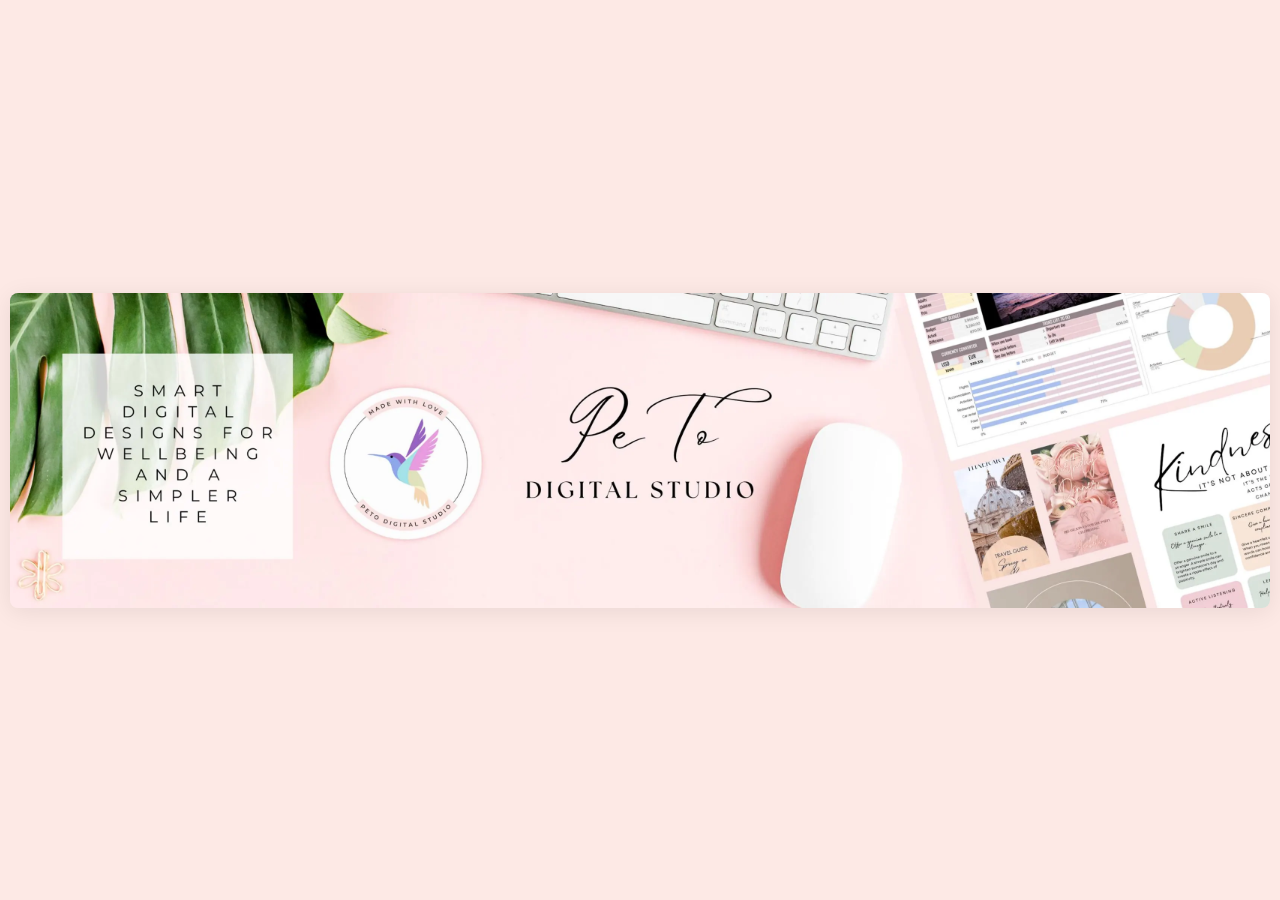
<file: index.html>
<!DOCTYPE html>
<html lang="en">
<head>
    <meta charset="UTF-8">
    <title>PeTo Digital Studio</title>
    <meta name="viewport" content="width=device-width, initial-scale=1.0">
    <link rel="stylesheet" href="style.css">
</head>
<body>
    <div class="banner-container"><a href="https://www.etsy.com/shop/PeToDigitalStudio">
        <img src="petodigitalstudio_banner.webp" alt="PeTo Digital Studio" class="responsive-banner">
    </a>
    </div>
</body>
</html>
</file>
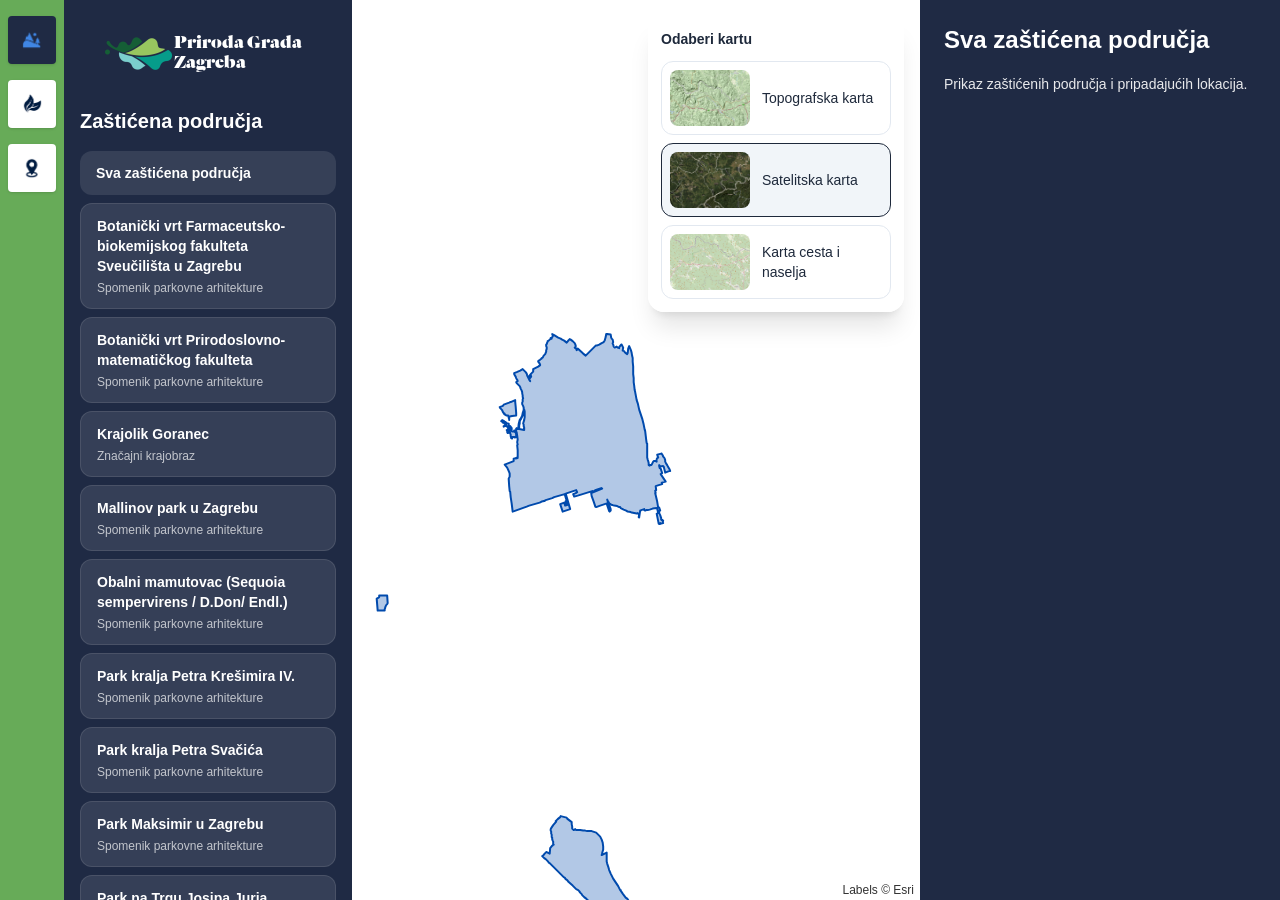
<file: maksimirmap-demo/index.html>
<!doctype html>
<html lang="en">
  <head>
    <meta charset="UTF-8" />
    <link rel="icon" type="image/svg+xml" href="/maksimirmap-demo/favicon.svg" />
    <meta name="viewport" content="width=device-width, initial-scale=1.0" />
	<link rel="preconnect" href="https://fonts.googleapis.com">
	<link rel="preconnect" href="https://fonts.gstatic.com" crossorigin>
	
	<link href="https://fonts.googleapis.com/css2?family=Raleway:wght@300;400;500;600;700&display=swap" rel="stylesheet">
    <title>Priroda Grada Zagreba Demo</title>
    <script type="module" crossorigin src="/maksimirmap-demo/assets/index-DquDeZJJ.js"></script>
    <link rel="stylesheet" crossorigin href="/maksimirmap-demo/assets/index-LtmxQVTc.css">
  </head>
  <body>
    <div id="root"></div>
  </body>
</html>
</file>
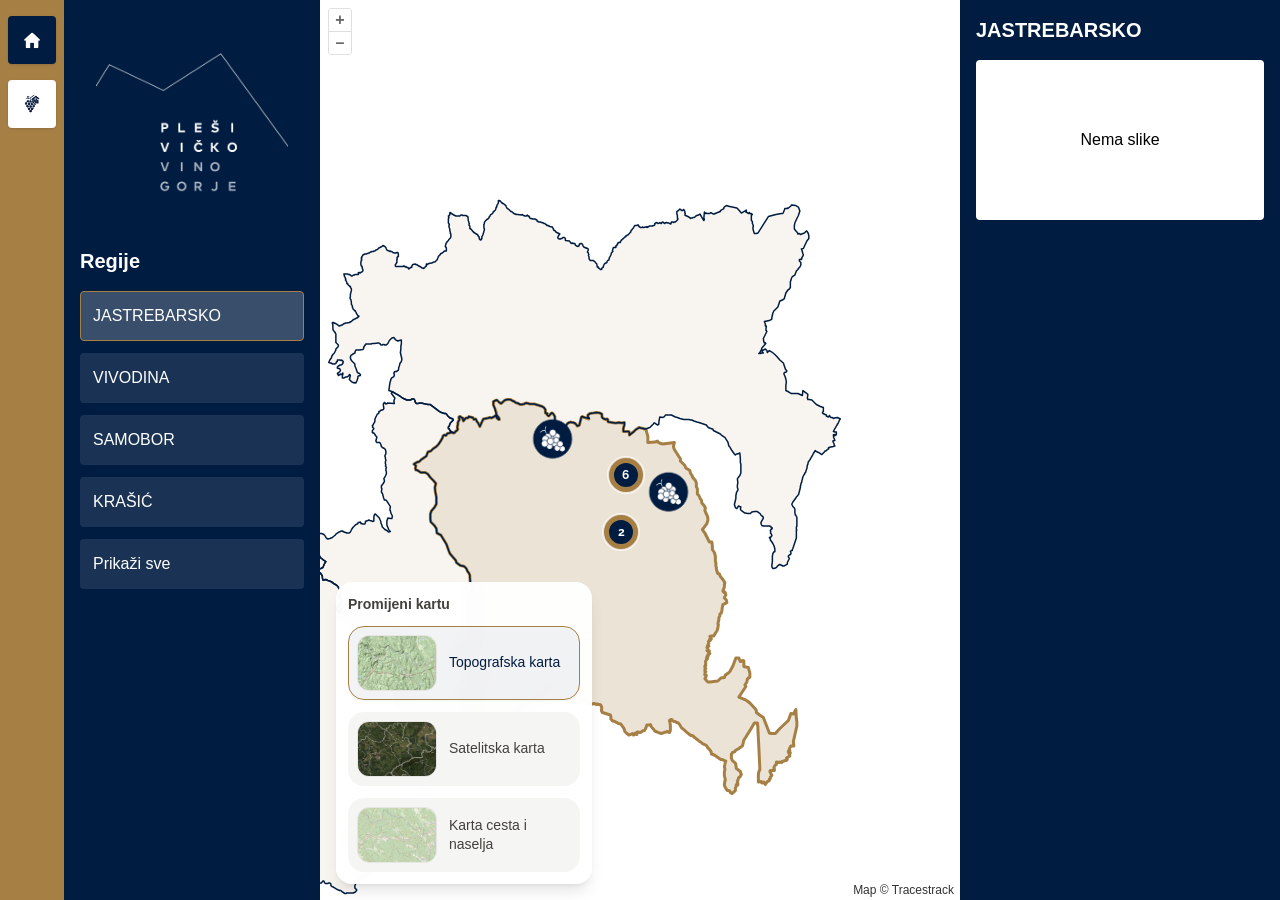
<file: plesivicamap-demo/index.html>
<!doctype html>
<html lang="en">
  <head>
    <meta charset="UTF-8" />
    <link rel="icon" type="image/svg+xml" href="/plesivicamap-demo/favicon.svg" />
    <meta name="viewport" content="width=device-width, initial-scale=1.0" />
	<link rel="preconnect" href="https://fonts.googleapis.com">
	<link rel="preconnect" href="https://fonts.gstatic.com" crossorigin>
	
	<link href="https://fonts.googleapis.com/css2?family=Raleway:wght@300;400;500;600;700&display=swap" rel="stylesheet">
    <title>plesivica-map</title>
    <script type="module" crossorigin src="/plesivicamap-demo/assets/index-DKHWfRhQ.js"></script>
    <link rel="stylesheet" crossorigin href="/plesivicamap-demo/assets/index-BZvoNe68.css">
  </head>
  <body>
    <div id="root"></div>
  </body>
</html>
</file>
<file: style.css>
body {
    margin: 0;
    background-color: #fde9e5;
    display: flex;
    justify-content: center;
    align-items: center;
    min-height: 100vh;
}

.banner-container {
    width: 100%;
    max-width: 2100px;
    padding: 10px;
    box-sizing: border-box;
}

.responsive-banner {
    width: 100%;
    height: auto;
    display: block;
    border-radius: 8px;
    box-shadow: 0 4px 24px rgba(0,0,0,0.08);
}
</file>
<file: maksimirmap-demo/assets/index-LtmxQVTc.css>
*,:before,:after,::backdrop{--tw-border-spacing-x:0;--tw-border-spacing-y:0;--tw-translate-x:0;--tw-translate-y:0;--tw-rotate:0;--tw-skew-x:0;--tw-skew-y:0;--tw-scale-x:1;--tw-scale-y:1;--tw-pan-x: ;--tw-pan-y: ;--tw-pinch-zoom: ;--tw-scroll-snap-strictness:proximity;--tw-gradient-from-position: ;--tw-gradient-via-position: ;--tw-gradient-to-position: ;--tw-ordinal: ;--tw-slashed-zero: ;--tw-numeric-figure: ;--tw-numeric-spacing: ;--tw-numeric-fraction: ;--tw-ring-inset: ;--tw-ring-offset-width:0px;--tw-ring-offset-color:#fff;--tw-ring-color:#3b82f680;--tw-ring-offset-shadow:0 0 #0000;--tw-ring-shadow:0 0 #0000;--tw-shadow:0 0 #0000;--tw-shadow-colored:0 0 #0000;--tw-blur: ;--tw-brightness: ;--tw-contrast: ;--tw-grayscale: ;--tw-hue-rotate: ;--tw-invert: ;--tw-saturate: ;--tw-sepia: ;--tw-drop-shadow: ;--tw-backdrop-blur: ;--tw-backdrop-brightness: ;--tw-backdrop-contrast: ;--tw-backdrop-grayscale: ;--tw-backdrop-hue-rotate: ;--tw-backdrop-invert: ;--tw-backdrop-opacity: ;--tw-backdrop-saturate: ;--tw-backdrop-sepia: ;--tw-contain-size: ;--tw-contain-layout: ;--tw-contain-paint: ;--tw-contain-style: }*,:before,:after{box-sizing:border-box;border:0 solid #e5e7eb}:before,:after{--tw-content:""}html,:host{-webkit-text-size-adjust:100%;tab-size:4;font-feature-settings:normal;font-variation-settings:normal;-webkit-tap-highlight-color:transparent;font-family:ui-sans-serif,system-ui,sans-serif,Apple Color Emoji,Segoe UI Emoji,Segoe UI Symbol,Noto Color Emoji;line-height:1.5}body{line-height:inherit;margin:0}hr{height:0;color:inherit;border-top-width:1px}abbr:where([title]){-webkit-text-decoration:underline dotted;text-decoration:underline dotted}h1,h2,h3,h4,h5,h6{font-size:inherit;font-weight:inherit}a{color:inherit;-webkit-text-decoration:inherit;text-decoration:inherit}b,strong{font-weight:bolder}code,kbd,samp,pre{font-feature-settings:normal;font-variation-settings:normal;font-family:ui-monospace,SFMono-Regular,Menlo,Monaco,Consolas,Liberation Mono,Courier New,monospace;font-size:1em}small{font-size:80%}sub,sup{vertical-align:baseline;font-size:75%;line-height:0;position:relative}sub{bottom:-.25em}sup{top:-.5em}table{text-indent:0;border-color:inherit;border-collapse:collapse}button,input,optgroup,select,textarea{font-feature-settings:inherit;font-variation-settings:inherit;font-family:inherit;font-size:100%;font-weight:inherit;line-height:inherit;letter-spacing:inherit;color:inherit;margin:0;padding:0}button,select{text-transform:none}button,input:where([type=button]),input:where([type=reset]),input:where([type=submit]){-webkit-appearance:button;background-color:#0000;background-image:none}:-moz-focusring{outline:auto}:-moz-ui-invalid{box-shadow:none}progress{vertical-align:baseline}::-webkit-inner-spin-button{height:auto}::-webkit-outer-spin-button{height:auto}[type=search]{-webkit-appearance:textfield;outline-offset:-2px}::-webkit-search-decoration{-webkit-appearance:none}::-webkit-file-upload-button{-webkit-appearance:button;font:inherit}summary{display:list-item}blockquote,dl,dd,h1,h2,h3,h4,h5,h6,hr,figure,p,pre{margin:0}fieldset{margin:0;padding:0}legend{padding:0}ol,ul,menu{margin:0;padding:0;list-style:none}dialog{padding:0}textarea{resize:vertical}input::-moz-placeholder{opacity:1;color:#9ca3af}textarea::-moz-placeholder{opacity:1;color:#9ca3af}input::placeholder,textarea::placeholder{opacity:1;color:#9ca3af}button,[role=button]{cursor:pointer}:disabled{cursor:default}img,svg,video,canvas,audio,iframe,embed,object{vertical-align:middle;display:block}img,video{max-width:100%;height:auto}[hidden]:where(:not([hidden=until-found])){display:none}.pointer-events-none{pointer-events:none}.visible{visibility:visible}.absolute{position:absolute}.relative{position:relative}.inset-0{inset:0}.inset-x-0{left:0;right:0}.bottom-0{bottom:0}.bottom-4{bottom:1rem}.bottom-\[300px\]{bottom:300px}.left-0{left:0}.left-3{left:.75rem}.left-4{left:1rem}.right-3{right:.75rem}.right-4{right:1rem}.top-0{top:0}.top-1\/2{top:50%}.top-4{top:1rem}.z-20{z-index:20}.z-30{z-index:30}.z-40{z-index:40}.mx-auto{margin-left:auto;margin-right:auto}.mb-3{margin-bottom:.75rem}.mb-4{margin-bottom:1rem}.mb-5{margin-bottom:1.25rem}.ml-3{margin-left:.75rem}.mt-1{margin-top:.25rem}.mt-3{margin-top:.75rem}.block{display:block}.flex{display:flex}.hidden{display:none}.h-1\.5{height:.375rem}.h-12{height:3rem}.h-14{height:3.5rem}.h-2\.5{height:.625rem}.h-6{height:1.5rem}.h-64{height:16rem}.h-full{height:100%}.h-screen{height:100vh}.max-h-16{max-height:4rem}.max-h-24{max-height:6rem}.max-h-\[calc\(100vh-140px\)\]{max-height:calc(100vh - 140px)}.max-h-\[calc\(72vh-48px\)\]{max-height:calc(72vh - 48px)}.w-12{width:3rem}.w-14{width:3.5rem}.w-16{width:4rem}.w-2\.5{width:.625rem}.w-20{width:5rem}.w-6{width:1.5rem}.w-64{width:16rem}.w-72{width:18rem}.w-\[360px\]{width:360px}.w-\[78vw\]{width:78vw}.w-full{width:100%}.min-w-0{min-width:0}.max-w-sm{max-width:24rem}.max-w-xs{max-width:20rem}.flex-1{flex:1}.shrink-0{flex-shrink:0}.-translate-x-full{--tw-translate-x:-100%;transform:translate(var(--tw-translate-x), var(--tw-translate-y)) rotate(var(--tw-rotate)) skewX(var(--tw-skew-x)) skewY(var(--tw-skew-y)) scaleX(var(--tw-scale-x)) scaleY(var(--tw-scale-y))}.-translate-y-1\/2{--tw-translate-y:-50%;transform:translate(var(--tw-translate-x), var(--tw-translate-y)) rotate(var(--tw-rotate)) skewX(var(--tw-skew-x)) skewY(var(--tw-skew-y)) scaleX(var(--tw-scale-x)) scaleY(var(--tw-scale-y))}.translate-x-0{--tw-translate-x:0px;transform:translate(var(--tw-translate-x), var(--tw-translate-y)) rotate(var(--tw-rotate)) skewX(var(--tw-skew-x)) skewY(var(--tw-skew-y)) scaleX(var(--tw-scale-x)) scaleY(var(--tw-scale-y))}.translate-y-0{--tw-translate-y:0px;transform:translate(var(--tw-translate-x), var(--tw-translate-y)) rotate(var(--tw-rotate)) skewX(var(--tw-skew-x)) skewY(var(--tw-skew-y)) scaleX(var(--tw-scale-x)) scaleY(var(--tw-scale-y))}.translate-y-full{--tw-translate-y:100%;transform:translate(var(--tw-translate-x), var(--tw-translate-y)) rotate(var(--tw-rotate)) skewX(var(--tw-skew-x)) skewY(var(--tw-skew-y)) scaleX(var(--tw-scale-x)) scaleY(var(--tw-scale-y))}.transform{transform:translate(var(--tw-translate-x), var(--tw-translate-y)) rotate(var(--tw-rotate)) skewX(var(--tw-skew-x)) skewY(var(--tw-skew-y)) scaleX(var(--tw-scale-x)) scaleY(var(--tw-scale-y))}.flex-col{flex-direction:column}.items-center{align-items:center}.justify-center{justify-content:center}.justify-between{justify-content:space-between}.gap-2{gap:.5rem}.gap-3{gap:.75rem}.gap-4{gap:1rem}.space-y-2>:not([hidden])~:not([hidden]){--tw-space-y-reverse:0;margin-top:calc(.5rem * calc(1 - var(--tw-space-y-reverse)));margin-bottom:calc(.5rem * var(--tw-space-y-reverse))}.space-y-3>:not([hidden])~:not([hidden]){--tw-space-y-reverse:0;margin-top:calc(.75rem * calc(1 - var(--tw-space-y-reverse)));margin-bottom:calc(.75rem * var(--tw-space-y-reverse))}.overflow-hidden{overflow:hidden}.overflow-y-auto{overflow-y:auto}.whitespace-pre-line{white-space:pre-line}.rounded{border-radius:.25rem}.rounded-2xl{border-radius:1rem}.rounded-full{border-radius:9999px}.rounded-lg{border-radius:.5rem}.rounded-xl{border-radius:.75rem}.rounded-t-\[28px\]{border-top-left-radius:28px;border-top-right-radius:28px}.border{border-width:1px}.border-\[\#A67F45\]{--tw-border-opacity:1;border-color:rgb(166 127 69/var(--tw-border-opacity,1))}.border-slate-200{--tw-border-opacity:1;border-color:rgb(226 232 240/var(--tw-border-opacity,1))}.border-slate-800{--tw-border-opacity:1;border-color:rgb(30 41 59/var(--tw-border-opacity,1))}.border-stone-200{--tw-border-opacity:1;border-color:rgb(231 229 228/var(--tw-border-opacity,1))}.border-transparent{border-color:#0000}.border-white\/10{border-color:#ffffff1a}.border-white\/20{border-color:#fff3}.border-white\/30{border-color:#ffffff4d}.border-white\/50{border-color:#ffffff80}.bg-\[\#001C41\]\/5{background-color:#001c410d}.bg-black\/40{background-color:#0006}.bg-black\/45{background-color:#00000073}.bg-slate-100{--tw-bg-opacity:1;background-color:rgb(241 245 249/var(--tw-bg-opacity,1))}.bg-slate-900\/90{background-color:#0f172ae6}.bg-stone-100{--tw-bg-opacity:1;background-color:rgb(245 245 244/var(--tw-bg-opacity,1))}.bg-stone-200{--tw-bg-opacity:1;background-color:rgb(231 229 228/var(--tw-bg-opacity,1))}.bg-white{--tw-bg-opacity:1;background-color:rgb(255 255 255/var(--tw-bg-opacity,1))}.bg-white\/10{background-color:#ffffff1a}.bg-white\/20{background-color:#fff3}.bg-white\/30{background-color:#ffffff4d}.bg-white\/35{background-color:#ffffff59}.bg-white\/95{background-color:#fffffff2}.object-contain{-o-object-fit:contain;object-fit:contain}.object-cover{-o-object-fit:cover;object-fit:cover}.p-2{padding:.5rem}.p-3{padding:.75rem}.p-4{padding:1rem}.p-6{padding:1.5rem}.px-3{padding-left:.75rem;padding-right:.75rem}.px-4{padding-left:1rem;padding-right:1rem}.py-1{padding-top:.25rem;padding-bottom:.25rem}.py-2{padding-top:.5rem;padding-bottom:.5rem}.py-3{padding-top:.75rem;padding-bottom:.75rem}.py-4{padding-top:1rem;padding-bottom:1rem}.pr-1{padding-right:.25rem}.text-left{text-align:left}.text-2xl{font-size:1.5rem;line-height:2rem}.text-sm{font-size:.875rem;line-height:1.25rem}.text-xl{font-size:1.25rem;line-height:1.75rem}.text-xs{font-size:.75rem;line-height:1rem}.font-bold{font-weight:700}.font-medium{font-weight:500}.font-semibold{font-weight:600}.leading-6{line-height:1.5rem}.leading-snug{line-height:1.375}.text-\[\#001C41\]{--tw-text-opacity:1;color:rgb(0 28 65/var(--tw-text-opacity,1))}.text-slate-500{--tw-text-opacity:1;color:rgb(100 116 139/var(--tw-text-opacity,1))}.text-slate-800{--tw-text-opacity:1;color:rgb(30 41 59/var(--tw-text-opacity,1))}.text-stone-600{--tw-text-opacity:1;color:rgb(87 83 78/var(--tw-text-opacity,1))}.text-stone-700{--tw-text-opacity:1;color:rgb(68 64 60/var(--tw-text-opacity,1))}.text-stone-900{--tw-text-opacity:1;color:rgb(28 25 23/var(--tw-text-opacity,1))}.text-white{--tw-text-opacity:1;color:rgb(255 255 255/var(--tw-text-opacity,1))}.text-white\/70{color:#ffffffb3}.text-white\/80{color:#fffc}.text-white\/85{color:#ffffffd9}.text-white\/90{color:#ffffffe6}.underline{text-decoration-line:underline}.underline-offset-2{text-underline-offset:2px}.shadow{--tw-shadow:0 1px 3px 0 #0000001a, 0 1px 2px -1px #0000001a;--tw-shadow-colored:0 1px 3px 0 var(--tw-shadow-color), 0 1px 2px -1px var(--tw-shadow-color);box-shadow:var(--tw-ring-offset-shadow,0 0 #0000), var(--tw-ring-shadow,0 0 #0000), var(--tw-shadow)}.shadow-2xl{--tw-shadow:0 25px 50px -12px #00000040;--tw-shadow-colored:0 25px 50px -12px var(--tw-shadow-color);box-shadow:var(--tw-ring-offset-shadow,0 0 #0000), var(--tw-ring-shadow,0 0 #0000), var(--tw-shadow)}.shadow-lg{--tw-shadow:0 10px 15px -3px #0000001a, 0 4px 6px -4px #0000001a;--tw-shadow-colored:0 10px 15px -3px var(--tw-shadow-color), 0 4px 6px -4px var(--tw-shadow-color);box-shadow:var(--tw-ring-offset-shadow,0 0 #0000), var(--tw-ring-shadow,0 0 #0000), var(--tw-shadow)}.shadow-sm{--tw-shadow:0 1px 2px 0 #0000000d;--tw-shadow-colored:0 1px 2px 0 var(--tw-shadow-color);box-shadow:var(--tw-ring-offset-shadow,0 0 #0000), var(--tw-ring-shadow,0 0 #0000), var(--tw-shadow)}.shadow-xl{--tw-shadow:0 20px 25px -5px #0000001a, 0 8px 10px -6px #0000001a;--tw-shadow-colored:0 20px 25px -5px var(--tw-shadow-color), 0 8px 10px -6px var(--tw-shadow-color);box-shadow:var(--tw-ring-offset-shadow,0 0 #0000), var(--tw-ring-shadow,0 0 #0000), var(--tw-shadow)}.filter{filter:var(--tw-blur) var(--tw-brightness) var(--tw-contrast) var(--tw-grayscale) var(--tw-hue-rotate) var(--tw-invert) var(--tw-saturate) var(--tw-sepia) var(--tw-drop-shadow)}.backdrop-blur{--tw-backdrop-blur:blur(8px);-webkit-backdrop-filter:var(--tw-backdrop-blur) var(--tw-backdrop-brightness) var(--tw-backdrop-contrast) var(--tw-backdrop-grayscale) var(--tw-backdrop-hue-rotate) var(--tw-backdrop-invert) var(--tw-backdrop-opacity) var(--tw-backdrop-saturate) var(--tw-backdrop-sepia);backdrop-filter:var(--tw-backdrop-blur) var(--tw-backdrop-brightness) var(--tw-backdrop-contrast) var(--tw-backdrop-grayscale) var(--tw-backdrop-hue-rotate) var(--tw-backdrop-invert) var(--tw-backdrop-opacity) var(--tw-backdrop-saturate) var(--tw-backdrop-sepia)}.transition{transition-property:color,background-color,border-color,text-decoration-color,fill,stroke,opacity,box-shadow,transform,filter,-webkit-backdrop-filter,backdrop-filter;transition-duration:.15s;transition-timing-function:cubic-bezier(.4,0,.2,1)}.transition-all{transition-property:all;transition-duration:.15s;transition-timing-function:cubic-bezier(.4,0,.2,1)}.transition-transform{transition-property:transform;transition-duration:.15s;transition-timing-function:cubic-bezier(.4,0,.2,1)}.duration-300{transition-duration:.3s}html,body,#root{width:100%;min-height:100%;margin:0;padding:0;font-family:Arial,sans-serif}*{box-sizing:border-box}body{margin:0;font-family:Raleway,sans-serif}.hover\:scale-105:hover{--tw-scale-x:1.05;--tw-scale-y:1.05;transform:translate(var(--tw-translate-x), var(--tw-translate-y)) rotate(var(--tw-rotate)) skewX(var(--tw-skew-x)) skewY(var(--tw-skew-y)) scaleX(var(--tw-scale-x)) scaleY(var(--tw-scale-y))}.hover\:bg-slate-50:hover{--tw-bg-opacity:1;background-color:rgb(248 250 252/var(--tw-bg-opacity,1))}.hover\:bg-stone-200:hover{--tw-bg-opacity:1;background-color:rgb(231 229 228/var(--tw-bg-opacity,1))}.hover\:bg-white\/20:hover{background-color:#fff3}.hover\:opacity-80:hover{opacity:.8}@media (width>=640px){.sm\:bottom-\[320px\]{bottom:320px}}@media (width>=1024px){.lg\:bottom-4{bottom:1rem}.lg\:block{display:block}.lg\:flex{display:flex}.lg\:hidden{display:none}}:root,:host{--ol-background-color:white;--ol-accent-background-color:#f5f5f5;--ol-subtle-background-color:#80808040;--ol-partial-background-color:#ffffffbf;--ol-foreground-color:#333;--ol-subtle-foreground-color:#666;--ol-brand-color:#0af}.ol-box{box-sizing:border-box;border:1.5px solid var(--ol-background-color);background-color:var(--ol-partial-background-color);border-radius:2px}.ol-mouse-position{position:absolute;top:8px;right:8px}.ol-scale-line{background:var(--ol-partial-background-color);border-radius:4px;padding:2px;position:absolute;bottom:8px;left:8px}.ol-scale-line-inner{border:1px solid var(--ol-subtle-foreground-color);color:var(--ol-foreground-color);text-align:center;will-change:contents, width;border-top:none;margin:1px;font-size:10px;transition:all .25s}.ol-scale-bar{position:absolute;bottom:8px;left:8px}.ol-scale-bar-inner{display:flex}.ol-scale-step-marker{background-color:var(--ol-foreground-color);float:right;z-index:10;width:1px;height:15px}.ol-scale-step-text{z-index:11;color:var(--ol-foreground-color);text-shadow:-1.5px 0 var(--ol-partial-background-color), 0 1.5px var(--ol-partial-background-color), 1.5px 0 var(--ol-partial-background-color), 0 -1.5px var(--ol-partial-background-color);font-size:10px;position:absolute;bottom:-5px}.ol-scale-text{text-align:center;color:var(--ol-foreground-color);text-shadow:-1.5px 0 var(--ol-partial-background-color), 0 1.5px var(--ol-partial-background-color), 1.5px 0 var(--ol-partial-background-color), 0 -1.5px var(--ol-partial-background-color);font-size:12px;position:absolute;bottom:25px}.ol-scale-singlebar{z-index:9;box-sizing:border-box;border:1px solid var(--ol-foreground-color);height:10px;position:relative}.ol-scale-singlebar-even{background-color:var(--ol-subtle-foreground-color)}.ol-scale-singlebar-odd{background-color:var(--ol-background-color)}.ol-unsupported{display:none}.ol-viewport,.ol-unselectable{-webkit-touch-callout:none;-webkit-user-select:none;user-select:none;-webkit-tap-highlight-color:transparent}.ol-viewport canvas{all:unset;overflow:hidden}.ol-viewport{touch-action:pan-x pan-y}.ol-selectable{-webkit-touch-callout:default;-webkit-user-select:text;user-select:text}.ol-grabbing{cursor:grabbing}.ol-grab{cursor:move;cursor:grab}.ol-control{background-color:var(--ol-subtle-background-color);border-radius:4px;position:absolute}.ol-zoom{top:.5em;left:.5em}.ol-rotate{transition:opacity .25s linear,visibility linear;top:.5em;right:.5em}.ol-rotate.ol-hidden{opacity:0;visibility:hidden;transition:opacity .25s linear,visibility 0s linear .25s}.ol-zoom-extent{top:4.643em;left:.5em}.ol-full-screen{top:.5em;right:.5em}.ol-control button{color:var(--ol-subtle-foreground-color);font-weight:700;font-size:inherit;text-align:center;background-color:var(--ol-background-color);border:none;border-radius:2px;width:1.375em;height:1.375em;margin:1px;padding:0;line-height:.4em;text-decoration:none;display:block}.ol-control button::-moz-focus-inner{border:none;padding:0}.ol-zoom-extent button{line-height:1.4em}.ol-compass{will-change:transform;font-weight:400;display:block}.ol-touch .ol-control button{font-size:1.5em}.ol-touch .ol-zoom-extent{top:5.5em}.ol-control button:hover,.ol-control button:focus{outline:1px solid var(--ol-subtle-foreground-color);color:var(--ol-foreground-color);text-decoration:none}.ol-zoom .ol-zoom-in{border-radius:2px 2px 0 0}.ol-zoom .ol-zoom-out{border-radius:0 0 2px 2px}.ol-attribution{text-align:right;flex-flow:row-reverse;align-items:center;max-width:calc(100% - 1.3em);display:flex;bottom:.5em;right:.5em}.ol-attribution a{color:var(--ol-subtle-foreground-color);text-decoration:none}.ol-attribution ul{color:var(--ol-foreground-color);text-shadow:0 0 2px var(--ol-background-color);margin:0;padding:1px .5em;font-size:12px}.ol-attribution li{list-style:none;display:inline}.ol-attribution li:not(:last-child):after{content:" "}.ol-attribution img{max-height:2em;max-width:inherit;vertical-align:middle}.ol-attribution button{flex-shrink:0}.ol-attribution.ol-collapsed ul{display:none}.ol-attribution:not(.ol-collapsed){background:var(--ol-partial-background-color)}.ol-attribution.ol-uncollapsible{border-radius:4px 0 0;bottom:0;right:0}.ol-attribution.ol-uncollapsible img{max-height:1.6em;margin-top:-.2em}.ol-attribution.ol-uncollapsible button{display:none}.ol-zoomslider{height:200px;top:4.5em;left:.5em}.ol-zoomslider button{height:10px;position:relative}.ol-touch .ol-zoomslider{top:5.5em}.ol-overviewmap{bottom:.5em;left:.5em}.ol-overviewmap.ol-uncollapsible{border-radius:0 4px 0 0;bottom:0;left:0}.ol-overviewmap .ol-overviewmap-map,.ol-overviewmap button{display:block}.ol-overviewmap .ol-overviewmap-map{border:1px solid var(--ol-subtle-foreground-color);width:150px;height:150px}.ol-overviewmap:not(.ol-collapsed) button{position:absolute;bottom:0;left:0}.ol-overviewmap.ol-collapsed .ol-overviewmap-map,.ol-overviewmap.ol-uncollapsible button{display:none}.ol-overviewmap:not(.ol-collapsed){background:var(--ol-subtle-background-color)}.ol-overviewmap-box{border:1.5px dotted var(--ol-subtle-foreground-color)}.ol-overviewmap .ol-overviewmap-box:hover{cursor:move}.ol-overviewmap .ol-viewport:hover{cursor:pointer}
</file>
<file: plesivicamap-demo/assets/index-BZvoNe68.css>
*,:before,:after,::backdrop{--tw-border-spacing-x:0;--tw-border-spacing-y:0;--tw-translate-x:0;--tw-translate-y:0;--tw-rotate:0;--tw-skew-x:0;--tw-skew-y:0;--tw-scale-x:1;--tw-scale-y:1;--tw-pan-x: ;--tw-pan-y: ;--tw-pinch-zoom: ;--tw-scroll-snap-strictness:proximity;--tw-gradient-from-position: ;--tw-gradient-via-position: ;--tw-gradient-to-position: ;--tw-ordinal: ;--tw-slashed-zero: ;--tw-numeric-figure: ;--tw-numeric-spacing: ;--tw-numeric-fraction: ;--tw-ring-inset: ;--tw-ring-offset-width:0px;--tw-ring-offset-color:#fff;--tw-ring-color:#3b82f680;--tw-ring-offset-shadow:0 0 #0000;--tw-ring-shadow:0 0 #0000;--tw-shadow:0 0 #0000;--tw-shadow-colored:0 0 #0000;--tw-blur: ;--tw-brightness: ;--tw-contrast: ;--tw-grayscale: ;--tw-hue-rotate: ;--tw-invert: ;--tw-saturate: ;--tw-sepia: ;--tw-drop-shadow: ;--tw-backdrop-blur: ;--tw-backdrop-brightness: ;--tw-backdrop-contrast: ;--tw-backdrop-grayscale: ;--tw-backdrop-hue-rotate: ;--tw-backdrop-invert: ;--tw-backdrop-opacity: ;--tw-backdrop-saturate: ;--tw-backdrop-sepia: ;--tw-contain-size: ;--tw-contain-layout: ;--tw-contain-paint: ;--tw-contain-style: }*,:before,:after{box-sizing:border-box;border:0 solid #e5e7eb}:before,:after{--tw-content:""}html,:host{-webkit-text-size-adjust:100%;tab-size:4;font-feature-settings:normal;font-variation-settings:normal;-webkit-tap-highlight-color:transparent;font-family:ui-sans-serif,system-ui,sans-serif,Apple Color Emoji,Segoe UI Emoji,Segoe UI Symbol,Noto Color Emoji;line-height:1.5}body{line-height:inherit;margin:0}hr{height:0;color:inherit;border-top-width:1px}abbr:where([title]){-webkit-text-decoration:underline dotted;text-decoration:underline dotted}h1,h2,h3,h4,h5,h6{font-size:inherit;font-weight:inherit}a{color:inherit;-webkit-text-decoration:inherit;text-decoration:inherit}b,strong{font-weight:bolder}code,kbd,samp,pre{font-feature-settings:normal;font-variation-settings:normal;font-family:ui-monospace,SFMono-Regular,Menlo,Monaco,Consolas,Liberation Mono,Courier New,monospace;font-size:1em}small{font-size:80%}sub,sup{vertical-align:baseline;font-size:75%;line-height:0;position:relative}sub{bottom:-.25em}sup{top:-.5em}table{text-indent:0;border-color:inherit;border-collapse:collapse}button,input,optgroup,select,textarea{font-feature-settings:inherit;font-variation-settings:inherit;font-family:inherit;font-size:100%;font-weight:inherit;line-height:inherit;letter-spacing:inherit;color:inherit;margin:0;padding:0}button,select{text-transform:none}button,input:where([type=button]),input:where([type=reset]),input:where([type=submit]){-webkit-appearance:button;background-color:#0000;background-image:none}:-moz-focusring{outline:auto}:-moz-ui-invalid{box-shadow:none}progress{vertical-align:baseline}::-webkit-inner-spin-button{height:auto}::-webkit-outer-spin-button{height:auto}[type=search]{-webkit-appearance:textfield;outline-offset:-2px}::-webkit-search-decoration{-webkit-appearance:none}::-webkit-file-upload-button{-webkit-appearance:button;font:inherit}summary{display:list-item}blockquote,dl,dd,h1,h2,h3,h4,h5,h6,hr,figure,p,pre{margin:0}fieldset{margin:0;padding:0}legend{padding:0}ol,ul,menu{margin:0;padding:0;list-style:none}dialog{padding:0}textarea{resize:vertical}input::-moz-placeholder{opacity:1;color:#9ca3af}textarea::-moz-placeholder{opacity:1;color:#9ca3af}input::placeholder,textarea::placeholder{opacity:1;color:#9ca3af}button,[role=button]{cursor:pointer}:disabled{cursor:default}img,svg,video,canvas,audio,iframe,embed,object{vertical-align:middle;display:block}img,video{max-width:100%;height:auto}[hidden]:where(:not([hidden=until-found])){display:none}.pointer-events-none{pointer-events:none}.visible{visibility:visible}.absolute{position:absolute}.relative{position:relative}.inset-0{inset:0}.inset-x-0{left:0;right:0}.bottom-0{bottom:0}.bottom-2{bottom:.5rem}.bottom-4{bottom:1rem}.bottom-\[300px\]{bottom:300px}.left-0{left:0}.left-1\/2{left:50%}.left-2{left:.5rem}.left-4{left:1rem}.right-2{right:.5rem}.top-0{top:0}.top-1\/2{top:50%}.top-4{top:1rem}.z-20{z-index:20}.z-30{z-index:30}.z-40{z-index:40}.mx-auto{margin-left:auto;margin-right:auto}.mb-3{margin-bottom:.75rem}.mb-4{margin-bottom:1rem}.ml-3{margin-left:.75rem}.flex{display:flex}.hidden{display:none}.h-1\.5{height:.375rem}.h-12{height:3rem}.h-14{height:3.5rem}.h-2\.5{height:.625rem}.h-40{height:10rem}.h-6{height:1.5rem}.h-full{height:100%}.h-screen{height:100vh}.max-h-16{max-height:4rem}.max-h-\[60vh\]{max-height:60vh}.max-h-\[calc\(100vh-140px\)\]{max-height:calc(100vh - 140px)}.w-12{width:3rem}.w-14{width:3.5rem}.w-16{width:4rem}.w-2\.5{width:.625rem}.w-20{width:5rem}.w-6{width:1.5rem}.w-64{width:16rem}.w-80{width:20rem}.w-\[78vw\]{width:78vw}.w-full{width:100%}.min-w-0{min-width:0}.max-w-sm{max-width:24rem}.flex-1{flex:1}.shrink-0{flex-shrink:0}.-translate-x-1\/2{--tw-translate-x:-50%;transform:translate(var(--tw-translate-x), var(--tw-translate-y)) rotate(var(--tw-rotate)) skewX(var(--tw-skew-x)) skewY(var(--tw-skew-y)) scaleX(var(--tw-scale-x)) scaleY(var(--tw-scale-y))}.-translate-x-full{--tw-translate-x:-100%;transform:translate(var(--tw-translate-x), var(--tw-translate-y)) rotate(var(--tw-rotate)) skewX(var(--tw-skew-x)) skewY(var(--tw-skew-y)) scaleX(var(--tw-scale-x)) scaleY(var(--tw-scale-y))}.-translate-y-1\/2{--tw-translate-y:-50%;transform:translate(var(--tw-translate-x), var(--tw-translate-y)) rotate(var(--tw-rotate)) skewX(var(--tw-skew-x)) skewY(var(--tw-skew-y)) scaleX(var(--tw-scale-x)) scaleY(var(--tw-scale-y))}.translate-x-0{--tw-translate-x:0px;transform:translate(var(--tw-translate-x), var(--tw-translate-y)) rotate(var(--tw-rotate)) skewX(var(--tw-skew-x)) skewY(var(--tw-skew-y)) scaleX(var(--tw-scale-x)) scaleY(var(--tw-scale-y))}.translate-y-0{--tw-translate-y:0px;transform:translate(var(--tw-translate-x), var(--tw-translate-y)) rotate(var(--tw-rotate)) skewX(var(--tw-skew-x)) skewY(var(--tw-skew-y)) scaleX(var(--tw-scale-x)) scaleY(var(--tw-scale-y))}.translate-y-full{--tw-translate-y:100%;transform:translate(var(--tw-translate-x), var(--tw-translate-y)) rotate(var(--tw-rotate)) skewX(var(--tw-skew-x)) skewY(var(--tw-skew-y)) scaleX(var(--tw-scale-x)) scaleY(var(--tw-scale-y))}.transform{transform:translate(var(--tw-translate-x), var(--tw-translate-y)) rotate(var(--tw-rotate)) skewX(var(--tw-skew-x)) skewY(var(--tw-skew-y)) scaleX(var(--tw-scale-x)) scaleY(var(--tw-scale-y))}.flex-col{flex-direction:column}.items-center{align-items:center}.justify-center{justify-content:center}.justify-between{justify-content:space-between}.gap-2{gap:.5rem}.gap-3{gap:.75rem}.gap-4{gap:1rem}.space-y-3>:not([hidden])~:not([hidden]){--tw-space-y-reverse:0;margin-top:calc(.75rem * calc(1 - var(--tw-space-y-reverse)));margin-bottom:calc(.75rem * var(--tw-space-y-reverse))}.overflow-hidden{overflow:hidden}.overflow-y-auto{overflow-y:auto}.break-all{word-break:break-all}.rounded{border-radius:.25rem}.rounded-2xl{border-radius:1rem}.rounded-full{border-radius:9999px}.rounded-lg{border-radius:.5rem}.rounded-xl{border-radius:.75rem}.rounded-t-\[28px\]{border-top-left-radius:28px;border-top-right-radius:28px}.border{border-width:1px}.border-\[\#A67F45\]{--tw-border-opacity:1;border-color:rgb(166 127 69/var(--tw-border-opacity,1))}.border-stone-200{--tw-border-opacity:1;border-color:rgb(231 229 228/var(--tw-border-opacity,1))}.border-transparent{border-color:#0000}.bg-\[\#001C41\]\/5{background-color:#001c410d}.bg-\[\#001C41\]\/95{background-color:#001c41f2}.bg-black\/40{background-color:#0006}.bg-black\/55{background-color:#0000008c}.bg-stone-100{--tw-bg-opacity:1;background-color:rgb(245 245 244/var(--tw-bg-opacity,1))}.bg-stone-200{--tw-bg-opacity:1;background-color:rgb(231 229 228/var(--tw-bg-opacity,1))}.bg-white{--tw-bg-opacity:1;background-color:rgb(255 255 255/var(--tw-bg-opacity,1))}.bg-white\/10{background-color:#ffffff1a}.bg-white\/20{background-color:#fff3}.bg-white\/30{background-color:#ffffff4d}.bg-white\/50{background-color:#ffffff80}.bg-white\/95{background-color:#fffffff2}.object-contain{-o-object-fit:contain;object-fit:contain}.object-cover{-o-object-fit:cover;object-fit:cover}.p-2{padding:.5rem}.p-3{padding:.75rem}.p-4{padding:1rem}.px-3{padding-left:.75rem;padding-right:.75rem}.py-1{padding-top:.25rem;padding-bottom:.25rem}.py-2{padding-top:.5rem;padding-bottom:.5rem}.py-4{padding-top:1rem;padding-bottom:1rem}.pr-1{padding-right:.25rem}.text-left{text-align:left}.text-sm{font-size:.875rem;line-height:1.25rem}.text-xl{font-size:1.25rem;line-height:1.75rem}.font-bold{font-weight:700}.font-medium{font-weight:500}.font-semibold{font-weight:600}.leading-snug{line-height:1.375}.text-\[\#001C41\]{--tw-text-opacity:1;color:rgb(0 28 65/var(--tw-text-opacity,1))}.text-black{--tw-text-opacity:1;color:rgb(0 0 0/var(--tw-text-opacity,1))}.text-stone-700{--tw-text-opacity:1;color:rgb(68 64 60/var(--tw-text-opacity,1))}.text-white{--tw-text-opacity:1;color:rgb(255 255 255/var(--tw-text-opacity,1))}.underline{text-decoration-line:underline}.underline-offset-2{text-underline-offset:2px}.shadow{--tw-shadow:0 1px 3px 0 #0000001a, 0 1px 2px -1px #0000001a;--tw-shadow-colored:0 1px 3px 0 var(--tw-shadow-color), 0 1px 2px -1px var(--tw-shadow-color);box-shadow:var(--tw-ring-offset-shadow,0 0 #0000), var(--tw-ring-shadow,0 0 #0000), var(--tw-shadow)}.shadow-2xl{--tw-shadow:0 25px 50px -12px #00000040;--tw-shadow-colored:0 25px 50px -12px var(--tw-shadow-color);box-shadow:var(--tw-ring-offset-shadow,0 0 #0000), var(--tw-ring-shadow,0 0 #0000), var(--tw-shadow)}.shadow-lg{--tw-shadow:0 10px 15px -3px #0000001a, 0 4px 6px -4px #0000001a;--tw-shadow-colored:0 10px 15px -3px var(--tw-shadow-color), 0 4px 6px -4px var(--tw-shadow-color);box-shadow:var(--tw-ring-offset-shadow,0 0 #0000), var(--tw-ring-shadow,0 0 #0000), var(--tw-shadow)}.shadow-sm{--tw-shadow:0 1px 2px 0 #0000000d;--tw-shadow-colored:0 1px 2px 0 var(--tw-shadow-color);box-shadow:var(--tw-ring-offset-shadow,0 0 #0000), var(--tw-ring-shadow,0 0 #0000), var(--tw-shadow)}.filter{filter:var(--tw-blur) var(--tw-brightness) var(--tw-contrast) var(--tw-grayscale) var(--tw-hue-rotate) var(--tw-invert) var(--tw-saturate) var(--tw-sepia) var(--tw-drop-shadow)}.backdrop-blur{--tw-backdrop-blur:blur(8px);-webkit-backdrop-filter:var(--tw-backdrop-blur) var(--tw-backdrop-brightness) var(--tw-backdrop-contrast) var(--tw-backdrop-grayscale) var(--tw-backdrop-hue-rotate) var(--tw-backdrop-invert) var(--tw-backdrop-opacity) var(--tw-backdrop-saturate) var(--tw-backdrop-sepia);backdrop-filter:var(--tw-backdrop-blur) var(--tw-backdrop-brightness) var(--tw-backdrop-contrast) var(--tw-backdrop-grayscale) var(--tw-backdrop-hue-rotate) var(--tw-backdrop-invert) var(--tw-backdrop-opacity) var(--tw-backdrop-saturate) var(--tw-backdrop-sepia)}.transition{transition-property:color,background-color,border-color,text-decoration-color,fill,stroke,opacity,box-shadow,transform,filter,-webkit-backdrop-filter,backdrop-filter;transition-duration:.15s;transition-timing-function:cubic-bezier(.4,0,.2,1)}.transition-all{transition-property:all;transition-duration:.15s;transition-timing-function:cubic-bezier(.4,0,.2,1)}.transition-transform{transition-property:transform;transition-duration:.15s;transition-timing-function:cubic-bezier(.4,0,.2,1)}.duration-300{transition-duration:.3s}html,body,#root{width:100%;min-height:100%;margin:0;padding:0;font-family:Arial,sans-serif}*{box-sizing:border-box}body{margin:0;font-family:Raleway,sans-serif}.hover\:scale-105:hover{--tw-scale-x:1.05;--tw-scale-y:1.05;transform:translate(var(--tw-translate-x), var(--tw-translate-y)) rotate(var(--tw-rotate)) skewX(var(--tw-skew-x)) skewY(var(--tw-skew-y)) scaleX(var(--tw-scale-x)) scaleY(var(--tw-scale-y))}.hover\:bg-black\/70:hover{background-color:#000000b3}.hover\:bg-stone-200:hover{--tw-bg-opacity:1;background-color:rgb(231 229 228/var(--tw-bg-opacity,1))}.hover\:opacity-80:hover{opacity:.8}@media (width>=640px){.sm\:bottom-\[320px\]{bottom:320px}}@media (width>=1024px){.lg\:bottom-4{bottom:1rem}.lg\:block{display:block}.lg\:flex{display:flex}.lg\:hidden{display:none}}:root,:host{--ol-background-color:white;--ol-accent-background-color:#f5f5f5;--ol-subtle-background-color:#80808040;--ol-partial-background-color:#ffffffbf;--ol-foreground-color:#333;--ol-subtle-foreground-color:#666;--ol-brand-color:#0af}.ol-box{box-sizing:border-box;border:1.5px solid var(--ol-background-color);background-color:var(--ol-partial-background-color);border-radius:2px}.ol-mouse-position{position:absolute;top:8px;right:8px}.ol-scale-line{background:var(--ol-partial-background-color);border-radius:4px;padding:2px;position:absolute;bottom:8px;left:8px}.ol-scale-line-inner{border:1px solid var(--ol-subtle-foreground-color);color:var(--ol-foreground-color);text-align:center;will-change:contents, width;border-top:none;margin:1px;font-size:10px;transition:all .25s}.ol-scale-bar{position:absolute;bottom:8px;left:8px}.ol-scale-bar-inner{display:flex}.ol-scale-step-marker{background-color:var(--ol-foreground-color);float:right;z-index:10;width:1px;height:15px}.ol-scale-step-text{z-index:11;color:var(--ol-foreground-color);text-shadow:-1.5px 0 var(--ol-partial-background-color), 0 1.5px var(--ol-partial-background-color), 1.5px 0 var(--ol-partial-background-color), 0 -1.5px var(--ol-partial-background-color);font-size:10px;position:absolute;bottom:-5px}.ol-scale-text{text-align:center;color:var(--ol-foreground-color);text-shadow:-1.5px 0 var(--ol-partial-background-color), 0 1.5px var(--ol-partial-background-color), 1.5px 0 var(--ol-partial-background-color), 0 -1.5px var(--ol-partial-background-color);font-size:12px;position:absolute;bottom:25px}.ol-scale-singlebar{z-index:9;box-sizing:border-box;border:1px solid var(--ol-foreground-color);height:10px;position:relative}.ol-scale-singlebar-even{background-color:var(--ol-subtle-foreground-color)}.ol-scale-singlebar-odd{background-color:var(--ol-background-color)}.ol-unsupported{display:none}.ol-viewport,.ol-unselectable{-webkit-touch-callout:none;-webkit-user-select:none;user-select:none;-webkit-tap-highlight-color:transparent}.ol-viewport canvas{all:unset;overflow:hidden}.ol-viewport{touch-action:pan-x pan-y}.ol-selectable{-webkit-touch-callout:default;-webkit-user-select:text;user-select:text}.ol-grabbing{cursor:grabbing}.ol-grab{cursor:move;cursor:grab}.ol-control{background-color:var(--ol-subtle-background-color);border-radius:4px;position:absolute}.ol-zoom{top:.5em;left:.5em}.ol-rotate{transition:opacity .25s linear,visibility linear;top:.5em;right:.5em}.ol-rotate.ol-hidden{opacity:0;visibility:hidden;transition:opacity .25s linear,visibility 0s linear .25s}.ol-zoom-extent{top:4.643em;left:.5em}.ol-full-screen{top:.5em;right:.5em}.ol-control button{color:var(--ol-subtle-foreground-color);font-weight:700;font-size:inherit;text-align:center;background-color:var(--ol-background-color);border:none;border-radius:2px;width:1.375em;height:1.375em;margin:1px;padding:0;line-height:.4em;text-decoration:none;display:block}.ol-control button::-moz-focus-inner{border:none;padding:0}.ol-zoom-extent button{line-height:1.4em}.ol-compass{will-change:transform;font-weight:400;display:block}.ol-touch .ol-control button{font-size:1.5em}.ol-touch .ol-zoom-extent{top:5.5em}.ol-control button:hover,.ol-control button:focus{outline:1px solid var(--ol-subtle-foreground-color);color:var(--ol-foreground-color);text-decoration:none}.ol-zoom .ol-zoom-in{border-radius:2px 2px 0 0}.ol-zoom .ol-zoom-out{border-radius:0 0 2px 2px}.ol-attribution{text-align:right;flex-flow:row-reverse;align-items:center;max-width:calc(100% - 1.3em);display:flex;bottom:.5em;right:.5em}.ol-attribution a{color:var(--ol-subtle-foreground-color);text-decoration:none}.ol-attribution ul{color:var(--ol-foreground-color);text-shadow:0 0 2px var(--ol-background-color);margin:0;padding:1px .5em;font-size:12px}.ol-attribution li{list-style:none;display:inline}.ol-attribution li:not(:last-child):after{content:" "}.ol-attribution img{max-height:2em;max-width:inherit;vertical-align:middle}.ol-attribution button{flex-shrink:0}.ol-attribution.ol-collapsed ul{display:none}.ol-attribution:not(.ol-collapsed){background:var(--ol-partial-background-color)}.ol-attribution.ol-uncollapsible{border-radius:4px 0 0;bottom:0;right:0}.ol-attribution.ol-uncollapsible img{max-height:1.6em;margin-top:-.2em}.ol-attribution.ol-uncollapsible button{display:none}.ol-zoomslider{height:200px;top:4.5em;left:.5em}.ol-zoomslider button{height:10px;position:relative}.ol-touch .ol-zoomslider{top:5.5em}.ol-overviewmap{bottom:.5em;left:.5em}.ol-overviewmap.ol-uncollapsible{border-radius:0 4px 0 0;bottom:0;left:0}.ol-overviewmap .ol-overviewmap-map,.ol-overviewmap button{display:block}.ol-overviewmap .ol-overviewmap-map{border:1px solid var(--ol-subtle-foreground-color);width:150px;height:150px}.ol-overviewmap:not(.ol-collapsed) button{position:absolute;bottom:0;left:0}.ol-overviewmap.ol-collapsed .ol-overviewmap-map,.ol-overviewmap.ol-uncollapsible button{display:none}.ol-overviewmap:not(.ol-collapsed){background:var(--ol-subtle-background-color)}.ol-overviewmap-box{border:1.5px dotted var(--ol-subtle-foreground-color)}.ol-overviewmap .ol-overviewmap-box:hover{cursor:move}.ol-overviewmap .ol-viewport:hover{cursor:pointer}
</file>
